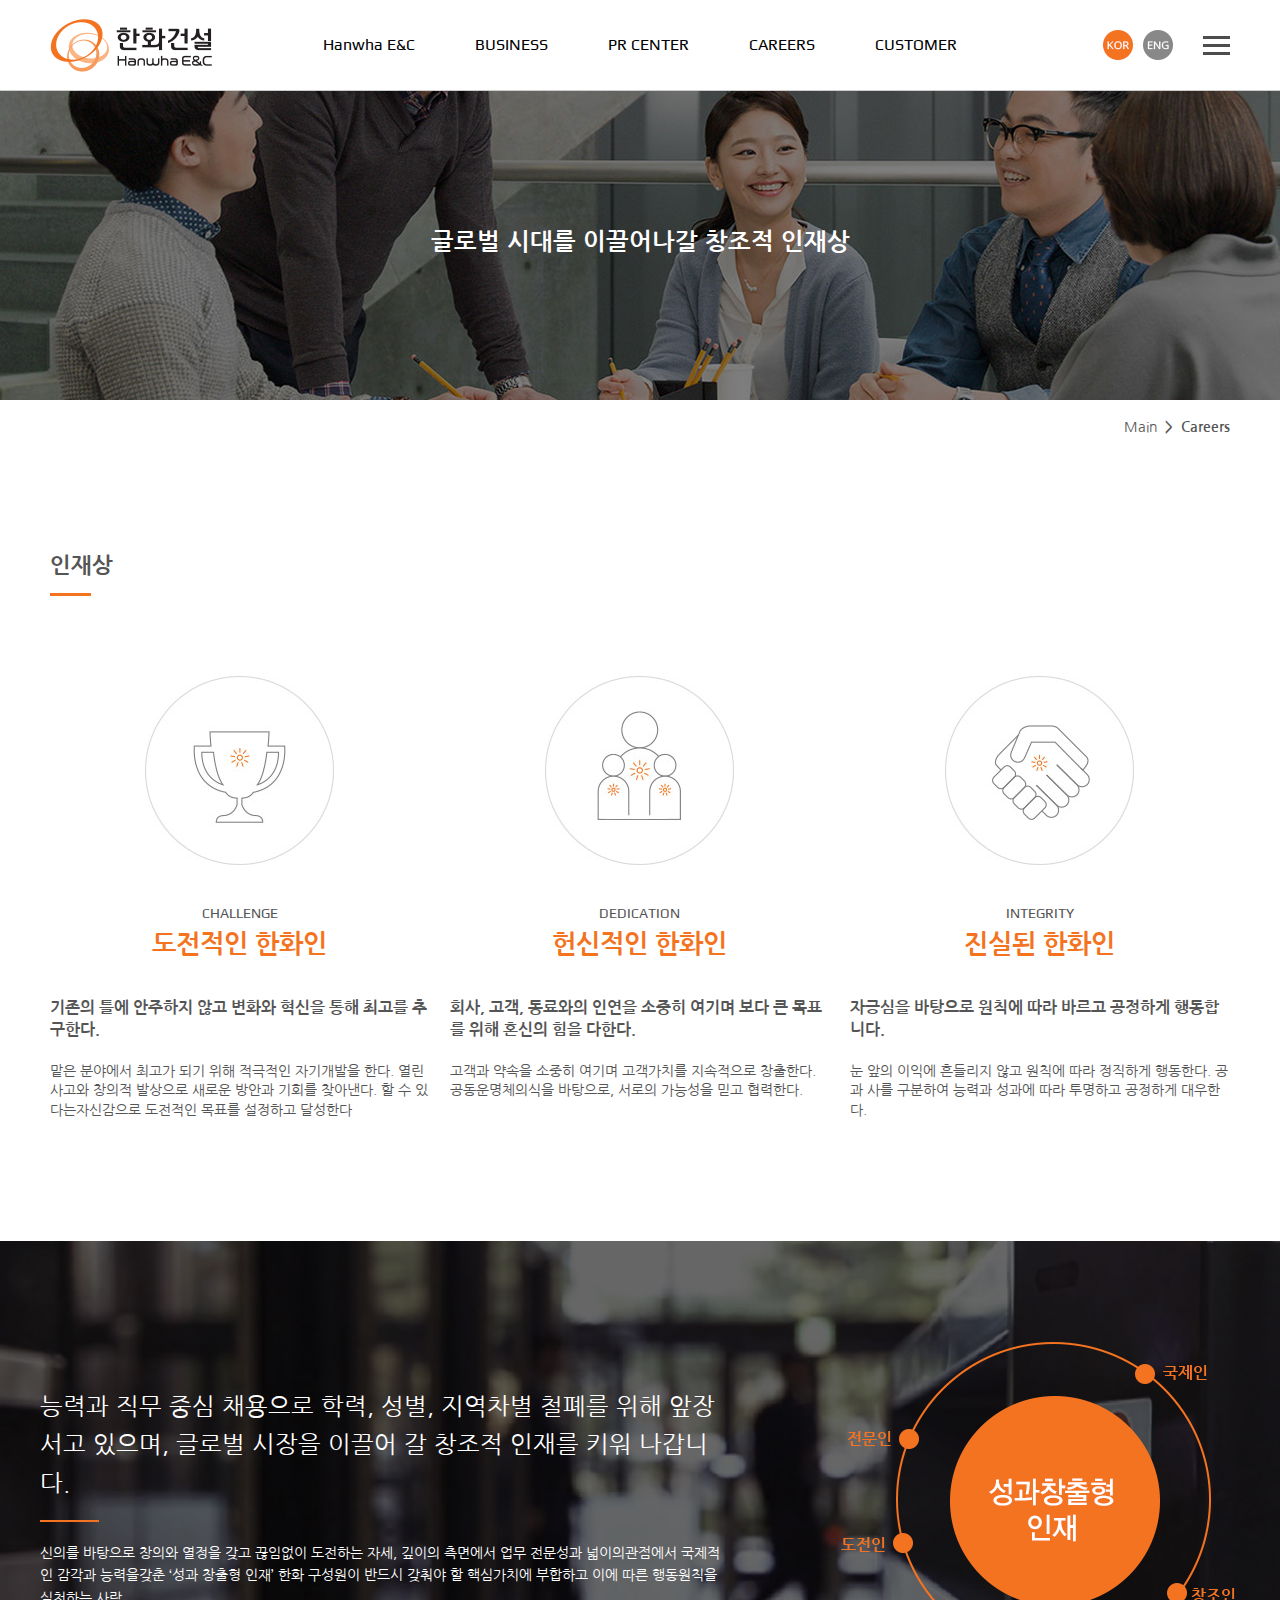
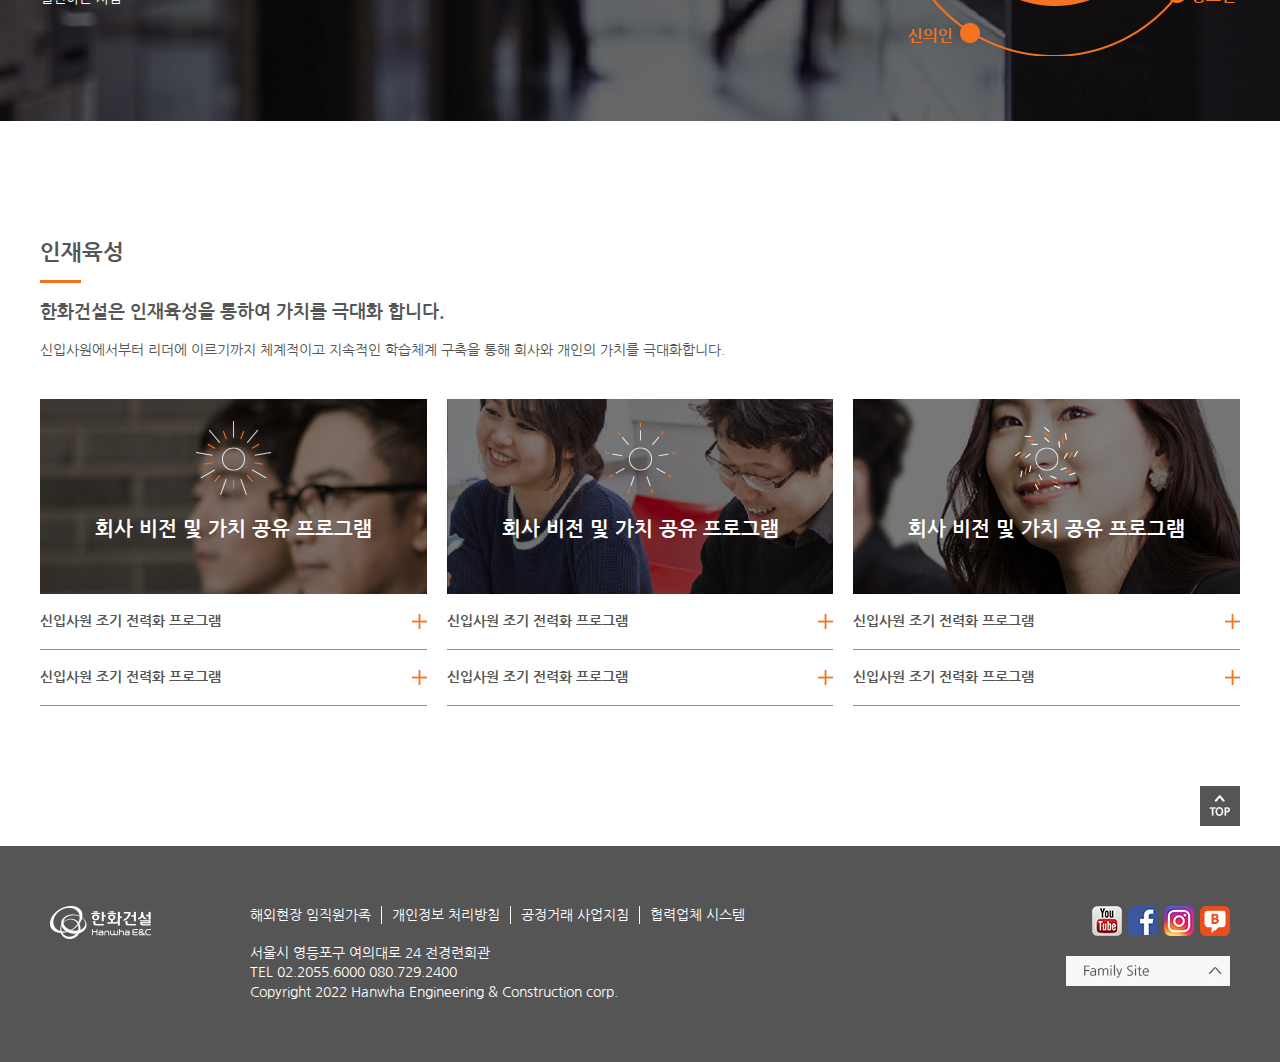
<file: careers.html>
<!DOCTYPE html>
<html lang="en">
<head>
  <meta charset="UTF-8">
  <meta http-equiv="X-UA-Compatible" content="IE=edge">
  <meta name="viewport" content="width=device-width, initial-scale=1.0">
  <title>한화건설</title>
  <link rel="shortcut icon" href="./img/favicon.png">
  <link rel="stylesheet" href="./css/common.css">
  <link rel="stylesheet" href="./css/career.css">
</head>
<body>
  <div id="header">
  </div>
  <div class="titleBg">
    <p>글로벌 시대를 이끌어나갈 창조적 인재상</p>
  </div>
  <div class="s_menu">
    <div class="wrap">
      <a href="./index.html">Main</a>
      <a href="./career.html"><span>></span>Careers</a>  
    </div>
  </div>

  <section id="career">
    <div class="wrap">
      <h2 class="title">인재상</h2>
      <ul>
        <!-- <li>
          <div class="car_img"></div>
          <div class="car_txt">
            <p class="top">CHALLENGE</p>
            <h3>도전적인 한화인</h3>
            <span>기존의 틀에 안주하지 않고 변화와 혁신을 통해 최고를 추구한다.</span>
            <p class="bottom">
              맡은 분야에서 최고가 되기 위해 적극적인 자기개발을 한다. 열린 사고와 창의적 발상으로 새로운 방안과 기회를 찾아낸다. 할 수 있다는자신감으로 도전적인 목표를 설정하고 달성한다
            </p>
          </div>
        </li> -->
      </ul>
    </div>
  </section>

  <section id="banner">
    <div class="wrap">
      <div class="txt_box">
        <h3>능력과 직무 중심 채용으로 학력, 성별, 지역차별 철폐를 위해 앞장서고 있으며, 글로벌 시장을 이끌어 갈 창조적 인재를 키워 나갑니다.</h3>
        <p>신의를 바탕으로 창의와 열정을 갖고 끊임없이 도전하는 자세, 깊이의 측면에서 업무 전문성과 넓이의관점에서 국제적인 감각과 능력을갖춘 ‘성과 창출형 인재’ 한화 구성원이 반드시 갖춰야 할 핵심가치에 부합하고 이에 따른 행동원칙을 실천하는 사람
        </p>
      </div>
      <div class="ban_img"></div>
    </div>
  </section>

  <section id="career2">
    <div class="wrap">
      <div class="car_txt">
        <h2 class="title">인재육성</h2>
        <h3>한화건설은 인재육성을 통하여 가치를 극대화 합니다.</h3>
        <p>신입사원에서부터 리더에 이르기까지 체계적이고 지속적인 학습체계 구축을 통해 회사와 개인의 가치를 극대화합니다.</p>
      </div>
      <ul class="article">
        <li>
          <div class="car2_img">
            <div class="sub_img"></div>
            <p>회사 비전 및 가치 공유 프로그램</p>
          </div>
          <div class="car2_menu">
            <ul class="top">
              <li>
                <h4>신입사원 조기 전력화 프로그램<span class="plus"></span></h4>
                <ul class="inner_menu">
                  <li>그룹 입문 과정</li>
                  <li>건설 입문 과정</li>
                  <li>OJT 과정</li>
                  <li>Mentoring 제도</li>
                  <li>Follow-up 과정</li>
                  <li>3급사원 입문 과정</li>
                </ul>
              </li>
              <li>
                <h4>신입사원 조기 전력화 프로그램<span class="plus"></span></h4>
                <ul class="inner_menu">
                  <li>그룹 입문 과정</li>
                  <li>건설 입문 과정</li>
                  <li>OJT 과정</li>
                  <li>Mentoring 제도</li>
                  <li>Follow-up 과정</li>
                  <li>3급사원 입문 과정</li>
                </ul>
              </li>
            </ul>
          </div>
        </li>
        <li>
          <div class="car2_img">
            <div class="sub_img"></div>
            <p>회사 비전 및 가치 공유 프로그램</p>
          </div>
          <div class="car2_menu">
            <ul class="top">
              <li>
                <h4>신입사원 조기 전력화 프로그램<span class="plus"></span></h4>
                <ul class="inner_menu">
                  <li>그룹 입문 과정</li>
                  <li>건설 입문 과정</li>
                  <li>OJT 과정</li>
                  <li>Mentoring 제도</li>
                  <li>Follow-up 과정</li>
                  <li>3급사원 입문 과정</li>
                </ul>
              </li>
              <li>
                <h4>신입사원 조기 전력화 프로그램<span class="plus"></span></h4>
                <ul class="inner_menu">
                  <li>그룹 입문 과정</li>
                  <li>건설 입문 과정</li>
                  <li>OJT 과정</li>
                  <li>Mentoring 제도</li>
                  <li>Follow-up 과정</li>
                  <li>3급사원 입문 과정</li>
                </ul>
              </li>
            </ul>
          </div>
        </li>
        <li>
          <div class="car2_img">
            <div class="sub_img"></div>
            <p>회사 비전 및 가치 공유 프로그램</p>
          </div>
          <div class="car2_menu">
            <ul class="top">
              <li>
                <h4>신입사원 조기 전력화 프로그램<span class="plus"></span></h4>
                <ul class="inner_menu">
                  <li>그룹 입문 과정</li>
                  <li>건설 입문 과정</li>
                  <li>OJT 과정</li>
                  <li>Mentoring 제도</li>
                  <li>Follow-up 과정</li>
                  <li>3급사원 입문 과정</li>
                </ul>
              </li>
              <li>
                <h4>신입사원 조기 전력화 프로그램<span class="plus"></span></h4>
                <ul class="inner_menu">
                  <li>그룹 입문 과정</li>
                  <li>건설 입문 과정</li>
                  <li>OJT 과정</li>
                  <li>Mentoring 제도</li>
                  <li>Follow-up 과정</li>
                  <li>3급사원 입문 과정</li>
                </ul>
              </li>
            </ul>
          </div>
        </li>
      </ul>
    </div>
  </section>

  <div id="footer">
  </div>

  <script src="https://ajax.googleapis.com/ajax/libs/jquery/3.6.0/jquery.min.js"></script>
  <script src="./js/common.js"></script>
  <script src="./js/career.js"></script>
</body>
</html>
</file>
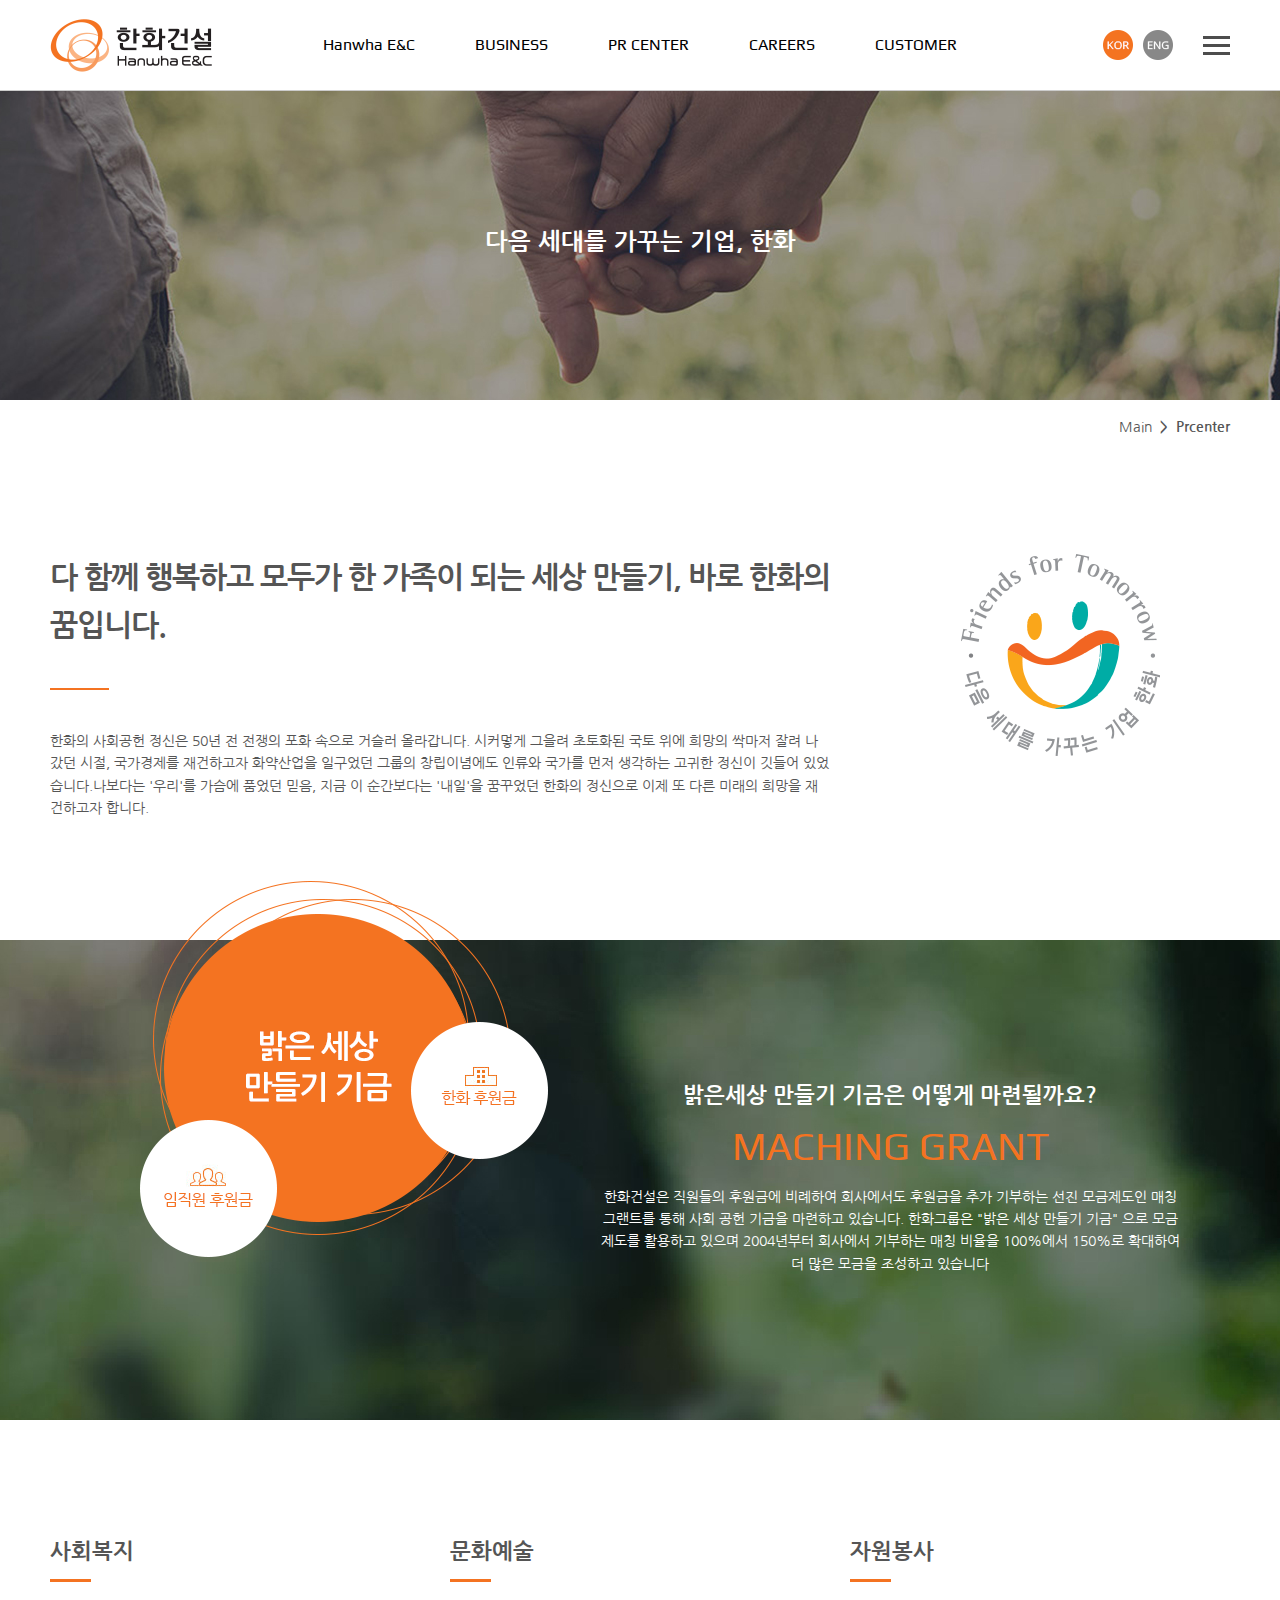
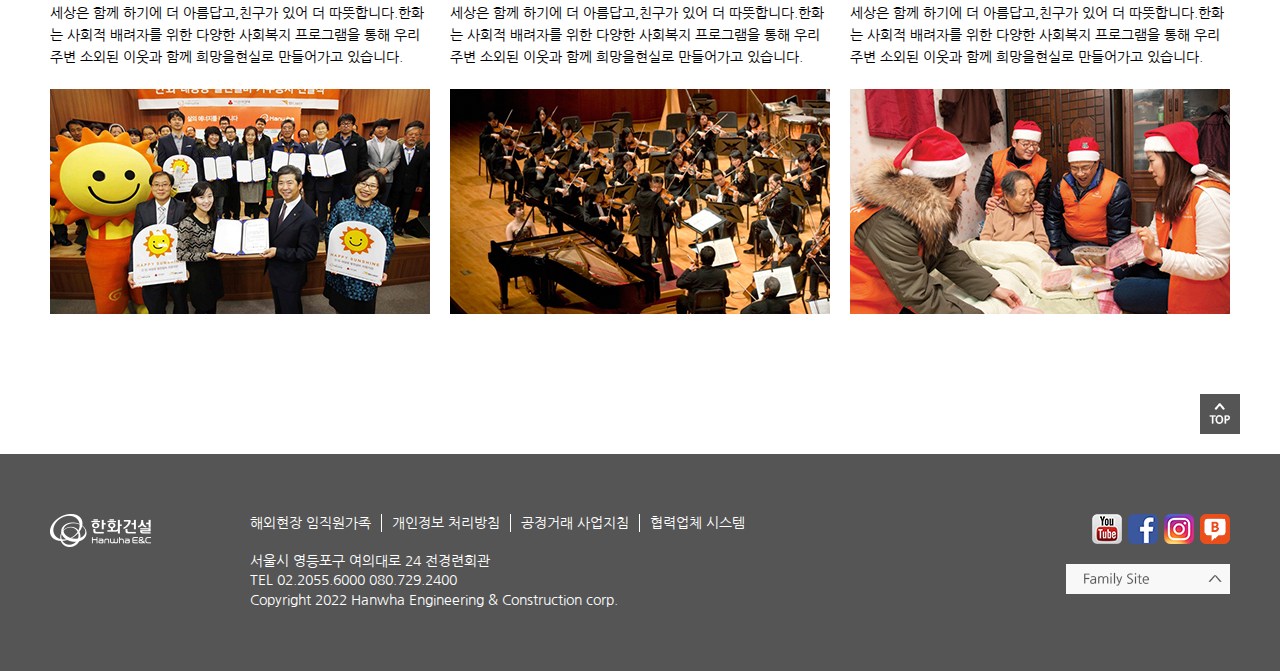
<file: prcenter.html>
<!DOCTYPE html>
<html lang="en">
<head>
  <meta charset="UTF-8">
  <meta http-equiv="X-UA-Compatible" content="IE=edge">
  <meta name="viewport" content="width=device-width, initial-scale=1.0">
  <title>한화건설</title>
  <link rel="shortcut icon" href="./img/favicon.png">
  <link rel="stylesheet" href="./css/common.css">
  <link rel="stylesheet" href="./css/prcenter.css">
</head>
<body>
  <div id="header">
  </div>
  <div class="titleBg">
    <p>다음 세대를 가꾸는 기업, 한화</p>
  </div>
  <div class="s_menu">
    <div class="wrap">
      <a href="./index.html">Main</a>
      <a href="./company.html"><span>></span>Prcenter</a>  
    </div>
  </div>


  <section id="prcen">
    <div class="wrap">
      <div class="pr_txt">
        <h2 class="title">다 함께 행복하고 모두가 한 가족이 되는 세상 만들기, 바로 한화의 꿈입니다.</h2>
        <p>한화의 사회공헌 정신은 50년 전 전쟁의 포화 속으로 거슬러 올라갑니다. 시커멓게 그을려 초토화된 국토 위에 희망의 싹마저 잘려 나갔던 시절, 국가경제를 재건하고자 화약산업을 일구었던 그룹의 창립이념에도 인류와 국가를 먼저 생각하는 고귀한 정신이 깃들어 있었습니다.나보다는 '우리'를 가슴에 품었던 믿음, 지금 이 순간보다는 '내일'을 꿈꾸었던 한화의 정신으로 이제 또 다른 미래의 희망을 재건하고자 합니다.
        </p>
      </div>
      <div class="prImg"></div>
    </div>
  </section>

  <section id="banner">
    <div class="wrap">
      <div class="ban_img"></div>
      <div class="txt_box">
        <span>밝은세상 만들기 기금은 어떻게 마련될까요?</span>
        <h3>MACHING GRANT</h3>
        <p>한화건설은 직원들의 후원금에 비례하여 회사에서도 후원금을 추가 기부하는 선진 모금제도인 매칭 그랜트를 통해 사회 공헌 기금을 마련하고 있습니다. 한화그룹은 "밝은 세상 만들기 기금" 으로 모금제도를 활용하고 있으며 2004년부터 회사에서 기부하는 매칭 비율을 100%에서 150%로 확대하여 더 많은 모금을 조성하고 있습니다
        </p>
      </div>
    </div>
  </section>

  <section id="article">
    <div class="wrap">
      <ul>
        <!-- <li>
          <h5>사회복지</h5>
          <p>
            세상은 함께 하기에 더 아름답고,친구가 있어 더 따뜻합니다.한화는 사회적 배려자를 위한 다양한 사회복지 프로그램을 통해 우리 주변 소외된 이웃과 함께 희망을현실로 만들어가고 있습니다.
          </p>
          <div class="arti_img">
            <img src="./img/prcenter/content_img1.jpg" alt="">
          </div>
        </li> -->
      </ul>
    </div>
  </section>



  <div id="footer">
  </div>
  <script src="https://ajax.googleapis.com/ajax/libs/jquery/3.6.0/jquery.min.js"></script>
  <script src="./js/common.js"></script>
  <script src="./js/prcenter.js"></script>
</body>
</html>
</file>
<file: css/common.css>
@charset "utf-8";
@import url('https://fonts.googleapis.com/css2?family=Nanum+Gothic:wght@400;700;800&family=Play:wght@400;700&display=swap');
/* 
font-family: 'Nanum Gothic', sans-serif;
font-family: 'Play', sans-serif;
*/
*{box-sizing: border-box;}
html, body{margin: 0; padding: 0; font-family: 'Nanum Gothic', sans-serif;}
h1, h2, h3, h4, h5, h6, p, span{margin: 0;}
ul, ol{margin: 0; padding: 0; list-style: none;}
a, a:hover{text-decoration: none;}

header{position: fixed; top: 0; left: 0; width: 100%; height: 91px; border-bottom: 1px solid #ccc;  background-color: #fff; z-index: 10;}
header .header_area{width: 1200px; height: 100%; margin: 0 auto; display: flex; flex-wrap: wrap; justify-content: space-between; align-items: center;}

header .header_area .logo{width: calc(100% / 12 * 2 - 20px); margin: 0 10px;}
header .header_area .logo a img{display: block; height: 53px; background-size: contain; background-position: 50% 50%;}

header .header_area nav{width: calc(100% / 12 * 8 - 20px); margin: 0 10px;}
header .header_area nav .main_m{display: flex; flex-wrap: wrap; justify-content: center;}
header .header_area nav .main_m > li{position: relative;}

header .header_area nav .main_m > li:hover{background-color: #eee;}
header .header_area nav .main_m > li:hover > a{color: #f47321;}




header .header_area nav .main_m > li > a{display: block; font-size: 16px; color: #000; line-height: 90px; font-weight: 700; position: relative; padding: 0 30px; font-family: 'Play', sans-serif; font-weight: 300;}
header .header_area nav .main_m > li > a:before{content: ""; display: block; position: absolute; top: 0; left: 0; height: 6px; width: 100%; background-color: #f47321; display: none;}
header .header_area nav .main_m > li:hover > a:before{display: block;}
header .header_area nav .main_m > li .sub_m{position: absolute; width: 100%; left: 0; top: 90px; display: none;}
header .header_area nav .main_m > li.active .sub_m{display: block;}

header .header_area nav .main_m > li .sub_m li{padding-bottom: 10px; background-color: #eee;}
header .header_area nav .main_m > li .sub_m li:last-child{padding-bottom: 20px;}
header .header_area nav .main_m > li .sub_m li a{display: block; font-size: 13px; color: #555; text-align: center;}
header .header_area nav .main_m > li .sub_m  li:hover a{color: #f47321;}



header .header_area .icon{width: calc(100% / 12 * 2 - 20px); margin: 0 10px; display: flex; justify-content: flex-end; align-items: center;}

header .header_area .icon a{display: block; width: 30px; height: 30px; background-size: cover;}

header .header_area .icon .kor{background-image: url(../img/kor_btn.png); background-position: 0% 50%;}
header .header_area .icon .en{background-image: url(../img/eng_btn.png); background-position: 100% 50%; margin-left: 10px;}
header .header_area .icon .ham{width: 27px; height: 19px; margin-left: 30px;  background-image: url(../img/btn-gnbutil.png); background-position: 0% 50%;}

header .header_area .icon .kor:hover, header .header_area .icon .en:hover{background-position: 0% 50%;}

header .header_area .icon .ham:hover{background-position: 100% 0;}



.ham_menu{position: absolute;  width: 100%; top: 0; left: 0; background-color: #fff; z-index: 20; display: none;}
.ham_menu .header_area2{width: 1180px; margin: 0 auto; display: flex; flex-wrap: wrap; justify-content: space-between;}
.ham_menu .header_area2 .logo{width: calc(100% / 12 * 2 - 10px); height: 90px; display: flex; align-items: center;}
.ham_menu .header_area2 .logo a img{display: block; height: 53px; background-size: contain; background-position: 50% 50%;}

.ham_menu .header_area2 nav{padding: 18px 0 40px;}
.ham_menu .header_area2 nav .main_m > li{height: 54px; display: flex; flex-wrap: wrap; align-items: center; border-bottom: 1px solid #ccc;}
.ham_menu .header_area2 nav .main_m > li > a{display: block; width: 108px; color: #000; font-size: 14px; line-height: 54px; font-family: 'Play', sans-serif; position: relative;}

.ham_menu .header_area2 nav .main_m > li > a > span{display: block; position: absolute; top: 50%; transform: translateY(-50%); right: 0; width: 13px; height: 13px; background-image: url(../img/m_menu_btn.png); background-size: cover; background-position: 50% 50%; display: none;}

.ham_menu .header_area2 nav .main_m > li > a:after{content: ""; display: block; position: absolute; height: 2px; width: 100%; left: 0; bottom: 3px; background-color: #f47321;}

.ham_menu .header_area2 nav .main_m > li > .sub_m{display: flex; flex-wrap: wrap; }
.ham_menu .header_area2 nav .main_m > li > .sub_m > li{padding-right: 15px;}
.ham_menu .header_area2 nav .main_m > li > .sub_m > li:first-child{padding: 0 15px;}
.ham_menu .header_area2 nav .main_m > li > .sub_m > li a{display: block; font-size: 13px; color: #555;}

.ham_menu .header_area2 nav .main_m > li > .sub_m > li a:hover{color: #f47321;}

.ham_menu .header_area2 .icon{width: calc(100% / 12 * 2 - 10px); height: 90px; display: flex; flex-wrap: wrap; justify-content: flex-end; padding-top: 30px;}
.ham_menu .header_area2 .icon .close{display: block; width: 23px; height: 23px; background-size: cover; background-position: 0% 0%; background-image: url(../img/btn-close.png);}

.ham_menu .header_area2 .icon .close:hover{background-position: 50% 100%;}



/* footer */

.top_btn{width: 100%; height: 60px; position: relative;}
.top_btn a{position: absolute; display: block; top: 0; right: 40px; width: 40px;  height: 40px; background-size: cover; background-position: 50% 50%; background-image: url(../img/top_btn.png);}

footer{width: 100%; background-color: #555;}
footer .wrap{width: 1200px; margin: 0 auto; padding: 60px 0; display: flex; flex-wrap: wrap; justify-content: space-between;}
footer .wrap .logo{width: calc(100% / 12 * 2 - 20px); margin: 0 10px;}
footer .wrap .logo a img{display: block; height: 33px; background-size: cover; background-position: 50% 50%;}

footer .wrap .foot_info{width: calc(100% / 12 * 8 - 20px); margin: 0 10px;}
footer .wrap .foot_info ul{display: flex; flex-wrap: wrap; justify-content: flex-start;}
footer .wrap .foot_info ul li{padding: 0 10px; border-right: 1px solid #fff;}
footer .wrap .foot_info ul li:first-child{padding-left: 0;}
footer .wrap .foot_info ul li:last-child{border-right: none;}
footer .wrap .foot_info ul li a{display: block; font-size: 14px; color: #fff;}

footer .wrap .foot_info .txt{padding-top: 20px;}
footer .wrap .foot_info .txt{display: block; font-size: 14px; color: #fff; line-height: 1.4;}



footer .wrap .sns{width: calc(100% / 12 * 2 - 20px); margin: 0 10px;}
footer .wrap .sns ul{display: flex; flex-wrap: wrap; justify-content: flex-end;}
footer .wrap .sns ul li{width: 30px; height: 30px; margin-left: 6px;}
footer .wrap .sns ul li a{display: block; width: 100%; height: 100%; background-size: cover; background-image: url(../img/sns.png);}

footer .wrap .sns ul li:nth-child(1) a{background-position: 0 0;}
footer .wrap .sns ul li:nth-child(2) a{background-position: 90px 0;}
footer .wrap .sns ul li:nth-child(3) a{background-position: 60px 0;}
footer .wrap .sns ul li:nth-child(4) a{background-position: 30px 0;}

footer .wrap .sns .site{margin-top: 20px; display: flex; flex-wrap: wrap; justify-content: flex-end; position: relative;}
footer .wrap .sns .site a{display: block; width: 164px; height: 30px; background-image: url(../img/site_head.jpg); background-size: cover; background-position: 50% 50%;}
footer .wrap .sns .site .foot_img{position: absolute; right: -1px; bottom: 30px; cursor: pointer; border: 1px solid #555;}
footer .wrap .sns .site .foot_img img{display: none;}
footer .wrap .sns .site.active .foot_img img{display: block;}

@media (max-width:1040px){
  header .header_area{width: 100%; justify-content: flex-start; position: relative;}
  header .header_area .logo{width: 100px; height: 33px; margin: 0; margin-left: 1%;}
  header .header_area .logo a img{width: 100%; height: 100%;}

  header .header_area nav{width: 500px; margin: 0; margin-left: 4%;}
  header .header_area nav .main_m{justify-content: flex-start;}
  header .header_area nav .main_m > li > a{padding: 0 15px; font-size: 14px;}

  header .header_area .icon{position: absolute; right: 0; width: 106px; margin: 0; margin-right: 1%;}
  header .header_area .icon .en{margin: 0 10px;}
  header .header_area .icon .ham{margin: 0; width: 26px; height: 19px;}

  



  .ham_menu .header_area2{display: block; width: 90%; padding-top: 18px; position: relative;}
  .ham_menu .header_area2 .logo{width: 100px; height: 33px;}
  .ham_menu .header_area2 .logo a img{width: 100%; height: 100%; background-size: contain; background-position: 50% 50%;}
  .ham_menu .header_area2 .icon{padding-top: 10px;}
  .ham_menu .header_area2 nav{width: 90%; margin: 0 auto; padding: 20px 0 40px;}
  .ham_menu .header_area2 .icon{position: absolute; right: 0; top: 30px;}
  





  .top_btn{height: 80px;}
  .top_btn a{top: 50%; left: 50%; transform: translate(-50%, -50%);}
  footer .wrap{width: 95%; padding: 40px 0; justify-content: flex-start;}
  footer .wrap .logo{width: 101px; margin: 0 40px 0 0;}
  footer .wrap .foot_info{width: calc(100% - 170px);}
  
  footer .wrap .sns{width: 100%; display: flex; flex-wrap: wrap; justify-content: space-between; align-items: center; margin: 0; padding: 20px 0 0 151px;}
  
  footer .wrap .sns ul li{margin-left: 0; margin-right: 6px;}
  footer .wrap .sns .site{margin-top: 0; display: block;}

}

@media (max-width:767px){
  header{height: 71px;}
  header .header_area nav{display: none;}
  header .header_area .logo{margin-left: 2%;}
  header .header_area .icon{width: 110px; margin-right: 2%;}
  header .header_area .icon a{width: 26px; height: 26px;}
  header .header_area .icon .en{margin: 0 15px 0 10px;}
  .ham_menu{top: 70px;}
  header .header_area .icon .ham{width: 24px; height: 18px;}

  .ham_menu .header_area2 .logo{display: none;}
  .ham_menu .header_area2 .icon{display: none;}
  .ham_menu .header_area2{padding-top: 0;}
  .ham_menu .header_area2 nav{padding-top: 0;}

  .ham_menu .header_area2 nav .main_m > li{height: auto; border: none; }
  .ham_menu .header_area2 nav .main_m > li > a{width: 100%; font-size: 20px; line-height: 1; padding: 10px 0 20px; margin-bottom: 10px;}
  .ham_menu .header_area2 nav .main_m > li > a > span{display: block;}
  .ham_menu .header_area2 nav .main_m > li > a:after{bottom: 0;}
  .ham_menu .header_area2 nav .main_m > li > .sub_m{display: block; max-height: 0; overflow: hidden;}
  .ham_menu .header_area2 nav .main_m > li.active2 > .sub_m{max-height: 200px;}

  .ham_menu .header_area2 nav .main_m > li > .sub_m > li:first-child {padding: 0;}

  .ham_menu .header_area2 nav .main_m > li > .sub_m > li a{font-size: 14px; line-height: 1.6;}

  footer .wrap{justify-content: space-between;}
  footer .wrap .logo{width: 100%; padding-bottom: 20px; margin: 0;
  }
  footer .wrap .logo a img{margin: 0 auto;}

  footer .wrap .foot_info {width: auto;}
  footer .wrap .foot_info ul{justify-content: center;}
  footer .wrap .foot_info ul li{padding: 0 10px 0 0; border: none;}
  footer .wrap .foot_info .txt{text-align: center;}

  footer .wrap .sns{display: block; width: auto; padding: 0; padding-top: 20px;}
  footer .wrap .site{padding-top: 15px;}
}

@media (max-width:714px){
  header .header_area .icon .ham.active{background-position: 100% 0;}
  footer .wrap .foot_info{width: 100%;}
  footer .wrap .foot_info ul li a{line-height: 1.5;}
  footer .wrap .sns{margin: 0 auto;}

}
</file>
<file: css/career.css>
@charset "utf-8";

.wrap{width: 1200px; margin: 0 auto; padding: 0 10px;}

.titleBg{position: relative; width: 100%; height: 400px; background-image: url(../img/careers/bg.jpg); background-size: cover; background-position: 50% 50%;}
.titleBg p{position: absolute; display: block; padding-top: 230px; width: 100%; text-align: center; font-size: 24px; color: #fff; font-weight: 700;}

.s_menu{margin-top: 20px;}
.s_menu .wrap{text-align: right; font-size: 0;}
.s_menu .wrap a{display: inline-block; font-size: 14px; color: #555; line-height: 1;}
.s_menu .wrap a:nth-child(2){font-weight: 700;}
.s_menu .wrap a:nth-child(2) span{margin: 0 8px;}

#career{padding: 120px 0;}
#career .wrap{position: relative;}
#career .wrap .title{font-size: 22px; color: #555; padding-bottom: 20px; background-image: url(../img/careers/border_orange.png); background-position: left bottom; background-repeat: no-repeat;}

#career .wrap ul{width: 100%; display: flex; flex-wrap: wrap; justify-content: space-between; padding-top: 40px;}
#career .wrap ul li{width: calc((100% - 40px) / 3);}
#career .wrap ul li .car_img{display: block; width: 189px; height: 189px; background-size: cover; background-position: 50% 50%; margin: 40px auto;}

#career .wrap ul li .car_txt{width: 100%;}
#career .wrap ul li .car_txt .top{display: block; font-size: 14px; color: #555; text-align: center; font-family: 'Play', sans-serif; padding-bottom: 10px;}
#career .wrap ul li .car_txt h3{font-size: 26px; color: #f47321; text-align: center;}
#career .wrap ul li .car_txt span{display: block; padding: 40px 0 20px; font-size: 16px; color: #555; font-weight: 700; line-height: 1.4;}
#career .wrap ul li .car_txt .bottom{display: block; font-size: 14px; color: #555; line-height: 1.4;}

#banner{width: 100%; height: 480px; background-image: url(../img/careers/bg2.jpg); background-size: cover; background-position: 50% 50%;}
#banner .wrap{height: 100%; display: flex; flex-wrap: wrap; justify-content: space-between; align-items: center; padding: 100px 0;}
#banner .wrap .txt_box{width: 680px;}
#banner .wrap .txt_box h3{font-size: 24px; color: #fff; padding-bottom: 20px; font-weight: 400; line-height: 1.6; background-image: url(../img/careers/border.png); background-repeat: no-repeat; background-position: left bottom;}
#banner .wrap .txt_box p{display: block; font-size: 14px; color: #fff; line-height: 1.6; padding-top: 20px;}


#banner .wrap .ban_img{width: 400px; height: 315px; background-size: cover; background-position: 50% 50%; background-image: url(../img/careers/img.png);}

#career2 .wrap{padding: 120px 0 80px;}

#career2 .wrap .car_txt .title{font-size: 22px; color: #555; padding-bottom: 20px; background-image: url(../img/careers/border_orange.png); background-position: left bottom; background-repeat: no-repeat;}
#career2 .wrap .car_txt h3{font-size: 18px; color: #555; padding: 20px 0;}
#career2 .wrap .car_txt p{display: block; font-size: 14px; color: #555;}

#career2 .wrap ul.article{padding-top: 40px; display: flex; flex-wrap: wrap; justify-content: space-between;}
#career2 .wrap ul.article > li{width: calc((100% - 40px) / 3);}

#career2 .wrap ul.article > li .car2_img{width: 100%; height: 195px; background-size: cover; background-position: 50% 50%;}

#career2 .wrap ul.article > li:nth-child(1) .car2_img{background-image: url(../img/careers/img01.jpg);}
#career2 .wrap ul.article > li:nth-child(2) .car2_img{background-image: url(../img/careers/img02.jpg);}
#career2 .wrap ul.article > li:nth-child(3) .car2_img{background-image: url(../img/careers/img03.jpg);}



#career2 .wrap ul.article > li .car2_img .sub_img{width: 120px; height: 120px; background-position: 50% 50%; background-repeat: no-repeat; margin: 0 auto;}

#career2 .wrap ul.article > li:nth-child(1) .car2_img .sub_img{background-image: url(../img/careers/icon01.png);}
#career2 .wrap ul.article > li:nth-child(2) .car2_img .sub_img{background-image: url(../img/careers/icon02.png);}
#career2 .wrap ul.article > li:nth-child(3) .car2_img .sub_img{background-image: url(../img/careers/icon03.png);}


#career2 .wrap ul.article > li .car2_img p{display: block; font-size: 20px; color: #fff; text-align: center; font-weight: 700;}

#career2 .wrap ul.article > li .car2_menu{width: 100%;}
#career2 .wrap ul.article > li .car2_menu .top > li h4{width: 100%; font-size: 14px; padding: 20px 0; color: #555; border-bottom: 1px solid #f47321; display: flex; justify-content: space-between; align-items: center;}
#career2 .wrap ul.article > li .car2_menu .top > li h4 span{display: inline-block; width: 15px; height: 15px; background-image: url(../img/careers/btn_on.png); background-size: cover; background-position: 50% 50%; cursor: pointer;}
#career2 .wrap ul.article > li .car2_menu .top > li.active h4 span{background-image: url(../img/careers/btn_off.png);}


#career2 .wrap ul.article > li .car2_menu .top > li > ul.inner_menu{width: 100%; padding: 20px 0; padding-left: 10px; background-color: #f4f4f4; display: none;}
#career2 .wrap ul.article > li .car2_menu .top > li > ul.inner_menu li{font-size: 14px; color: #555; line-height: 1.6;}

@media (max-width:1040px){
  .wrap{width: 90%; padding: 0;}

  #career{padding: 80px 0;}
  #banner .wrap .txt_box{width: 60%;}
  #banner .wrap .ban_img{width: 260px; height: 215px;}
  
  #career2 .wrap{padding: 80px 0;}
  #career2 .wrap .car_txt h3{font-size: 20px;}
  #career2 .wrap ul.article > li .car2_img{padding: 30px 0; height: 160px;}
  #career2 .wrap ul.article > li .car2_img .sub_img{width: 60px; height: 60px;}
  #career2 .wrap ul.article > li .car2_img p{font-size: 14px; padding-top: 20px;}
  
}

@media (max-width:767px){
  .titleBg{height: 300px;}
  .titleBg p{padding-top: 180px; font-size: 18px;}
  .s_menu{display: none;}

  #career .wrap .title{font-size: 20px;}
  #career .wrap ul li{width: 100%;}
  #career .wrap ul li .car_img{width: 140px; height: 140px;}
  #career .wrap ul li:nth-child(2){padding: 20px 0;}

  #banner{height: auto;}
  /* #banner .wrap{flex-direction: column;} */
  #banner .wrap .txt_box{width: 100%;}
  #banner .wrap .ban_img{margin: 0 auto; margin-top: 30px;}

  #career2 .wrap .car_txt .title{font-size: 20px;}
  #career2 .wrap .car_txt h3{line-height: 1.6;}
  #career2 .wrap .car_txt p{line-height: 1.6;}
  #career2 .wrap ul.article > li{width: 100%; margin-bottom: 40px;}
  #career2 .wrap ul.article > li .car2_img{background-size: auto; background-repeat: no-repeat; height: 195px;}
}
</file>
<file: css/prcenter.css>
@charset "utf-8";

.wrap{width: 1200px; margin: 0 auto; padding: 0 10px;}

.titleBg{position: relative; width: 100%; height: 400px; background-image: url(../img/prcenter/bg.jpg); background-size: cover; background-position: 50% 50%;}
.titleBg p{position: absolute; display: block; padding-top: 230px; width: 100%; text-align: center; font-size: 24px; color: #fff; font-weight: 700;}

.s_menu{margin-top: 20px;}
.s_menu .wrap{text-align: right; font-size: 0;}
.s_menu .wrap a{display: inline-block; font-size: 14px; color: #555; line-height: 1;}
.s_menu .wrap a:nth-child(2){font-weight: 700;}
.s_menu .wrap a:nth-child(2) span{margin: 0 8px;}

#prcen{padding: 120px 0;}
#prcen .wrap{position: relative;}
#prcen .wrap .pr_txt{width: 780px;}
#prcen .wrap .pr_txt .title{font-size: 30px; line-height: 1.6; letter-spacing: -1px; color: #555; padding-bottom: 40px; background-image: url(../img/prcenter/border.png); background-repeat: no-repeat; background-position: left bottom;}
#prcen .wrap .pr_txt p{display: block; padding-top: 40px; font-size: 14px; color: #555; line-height: 1.6;}
#prcen .wrap .prImg{position: absolute; width: 200px; height: 202px; top: 0; right: 0; background-image: url(../img/prcenter/logo.png); background-size: cover; background-position: 50% 50%; margin: 0 80px;}

#banner{width: 100%; height: 480px; background-image: url(../img/prcenter/bg2.jpg); background-size: cover; background-position: 50% 50%;}
#banner .wrap{position: relative; height: 100%;}
#banner .wrap .ban_img{position: absolute; top: -60px; left: 100px; width: 409px; height: 477px; background-image: url(../img/prcenter/img.png); background-size: contain; background-repeat: no-repeat;}
#banner .wrap .txt_box{position: absolute; width: 580px; top: 50%; right: 60px; transform: translateY(-50%); text-align: center;}

#banner .wrap .txt_box span{display: block; font-size: 22px; color: #fff; font-weight: 700;}
#banner .wrap .txt_box h3{font-size: 40px; color: #f47321; padding: 20px 0; line-height: 1; font-weight: normal; font-family: 'Play', sans-serif;}
#banner .wrap .txt_box p{display: block; font-size: 14px; color: #fff; line-height: 1.6;}

#article{padding: 120px 0 80px;}
#article .wrap{}
#article .wrap ul{display: flex; flex-wrap: wrap; justify-content: space-between;}
#article .wrap ul li{width: calc((100% - 40px) / 3);}

#article .wrap ul li h5{font-size: 22px; color: #555; padding-bottom: 20px; background-image: url(../img/prcenter/border_orange.png); background-position: left bottom; background-repeat: no-repeat;}
#article .wrap ul li p{display: block; font-size: 14px; line-height: 1.6; padding: 20px 0;}

#article .wrap ul li .arti_img{width: 100%;}
#article .wrap ul li .arti_img img{display: block; width: 100%; background-size: cover; background-position: 50% 50%;}


@media (max-width:1040px){
  .wrap{width: 90%; padding: 0;}
  #prcen .wrap .pr_txt{width: 100%;}
  #prcen .wrap .prImg{width: 100px; height: 101px; margin: 0; right: 20px; top: 60px;}

  #banner{height: 600px;}
  #banner .wrap .ban_img{left: 25%;}
  #banner .wrap .txt_box{top: 360px; left: 60px; transform: translateY(0);}
  #banner .wrap .txt_box h3{padding: 15px 0;}

  #article .wrap ul li{width: calc(96% / 3);}
  #article .wrap ul li .arti_img img{height: 180px;}
}

@media (max-width:767px){
  .titleBg{height: 300px;}
  .titleBg p{padding-top: 180px; font-size: 18px;}
  .s_menu{display: none;}
  
  #prcen{padding: 80px 0;}
  #prcen .wrap .pr_txt .title{font-size: 24px;}
  #prcen .wrap .prImg{width: 200px; height: 202px; top: 100px; left: 50%; transform: translateX(-50%); opacity: 0.2;}

  #banner{height: 640px;}
  #banner .wrap{width: 90%;}
  #banner .wrap .ban_img{width: 299px; height: 327px; top: -40px; left: 50%; transform: translateX(-50%);}
  #banner .wrap .txt_box{width: 100%; top: 260px; left: 50%; transform: translateX(-50%);}
  #banner .wrap .txt_box h3{padding: 20px 0;}

  #article .wrap ul li{width: 100%; margin-bottom: 40px;}
  #article{padding: 80px 0 0;}
}
</file>
